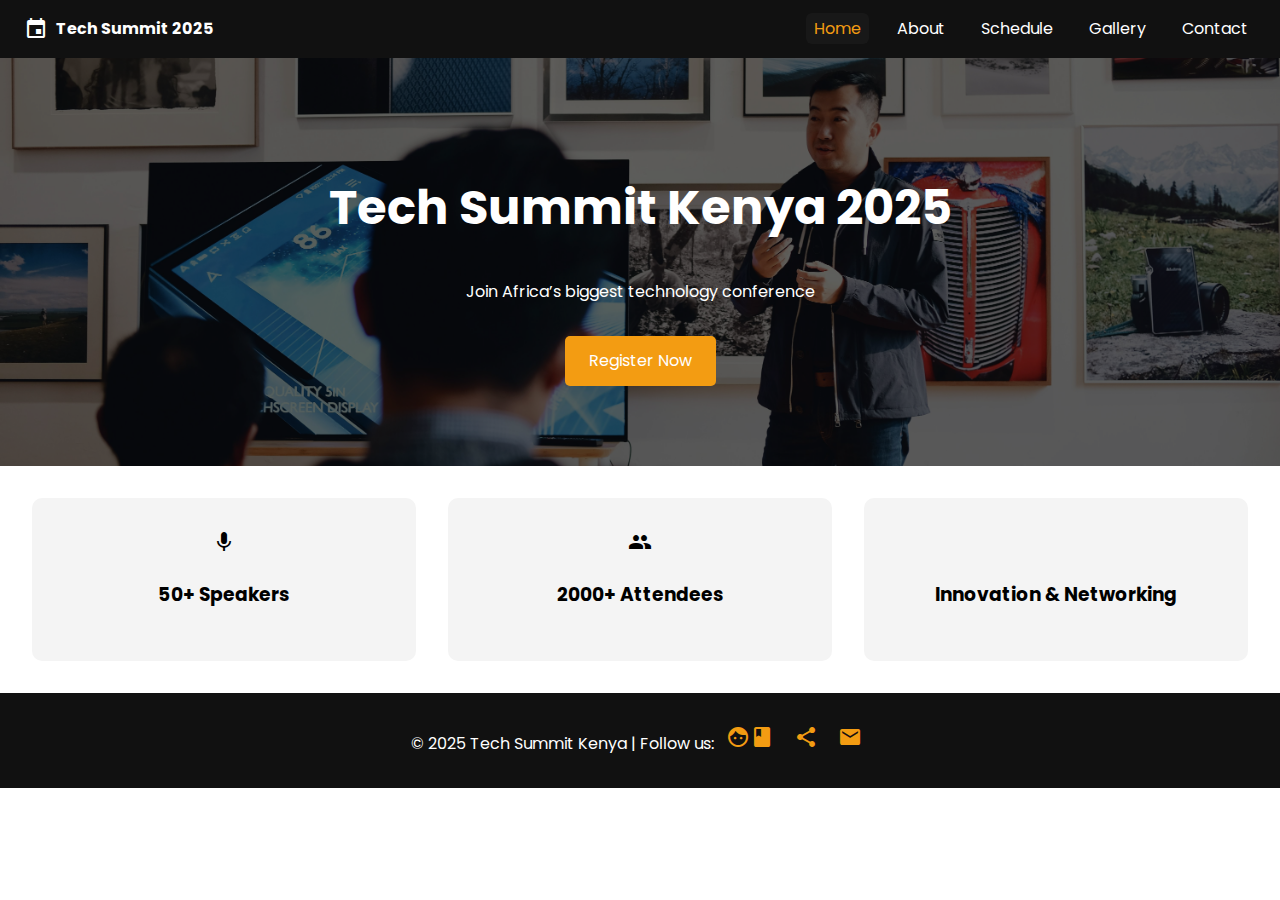
<file: index.html>
<!DOCTYPE html>
<html lang="en">
  <head>
    <meta charset="UTF-8" />
    <meta name="viewport" content="width=device-width, initial-scale=1.0" />
    <title>Tech Summit Kenya 2025</title>

    <!-- Google Fonts -->
    <link
      href="https://fonts.googleapis.com/css2?family=Poppins:wght@300;500;700&display=swap"
      rel="stylesheet"
    />

    <!-- Google Material Icons -->
    <link
      href="https://fonts.googleapis.com/icon?family=Material+Icons"
      rel="stylesheet"
    />

    <!-- CSS -->
    <link rel="stylesheet" href="css/style.css" />
  </head>
  <body>
    <!-- Header -->
    <header>
      <div class="logo">
        <span class="material-icons" aria-hidden="true">event</span>
        Tech Summit 2025
      </div>

      <!-- Mobile menu button -->
      <button
        id="menu-toggle"
        class="menu-toggle"
        aria-label="Open menu"
        aria-expanded="false"
      >
        <span class="material-icons" aria-hidden="true">menu</span>
      </button>

      <!-- Nav -->
      <nav id="navbar" class="nav" aria-hidden="true">
        <ul>
          <li><a href="index.html" class="active">Home</a></li>
          <li><a href="about.html">About</a></li>
          <li><a href="schedule.html">Schedule</a></li>
          <li><a href="gallery.html">Gallery</a></li>
          <li><a href="contact.html">Contact</a></li>
        </ul>
      </nav>

      <!-- dark overlay that sits behind the sidebar -->
      <div id="nav-overlay" class="nav-overlay" aria-hidden="true"></div>
    </header>

    <!-- Hero Section -->
    <section class="hero">
      <h1>Tech Summit Kenya 2025</h1>
      <p>Join Africa’s biggest technology conference</p>
      <div id="countdown"></div>
      <a href="contact.html" class="btn">Register Now</a>
    </section>

    <!-- Highlights -->
    <main>
      <section class="highlights">
        <div class="card">
          <span class="material-icons">mic</span>
          <h3>50+ Speakers</h3>
        </div>
        <div class="card">
          <span class="material-icons">people</span>
          <h3>2000+ Attendees</h3>
        </div>
        <div class="card">
          <span class="material-icons">emoji_objects</span>
          <h3>Innovation & Networking</h3>
        </div>
      </section>
    </main>

    <!-- Footer -->
    <footer>
      <p>
        &copy; 2025 Tech Summit Kenya | Follow us:
        <a href="#"><span class="material-icons">facebook</span></a>
        <a href="#"><span class="material-icons">share</span></a>
        <a href="#"><span class="material-icons">email</span></a>
      </p>
    </footer>

    <!-- Scripts -->
    <script src="js/countdown.js"></script>
    <script src="js/main.js"></script>
  </body>
</html>
</file>
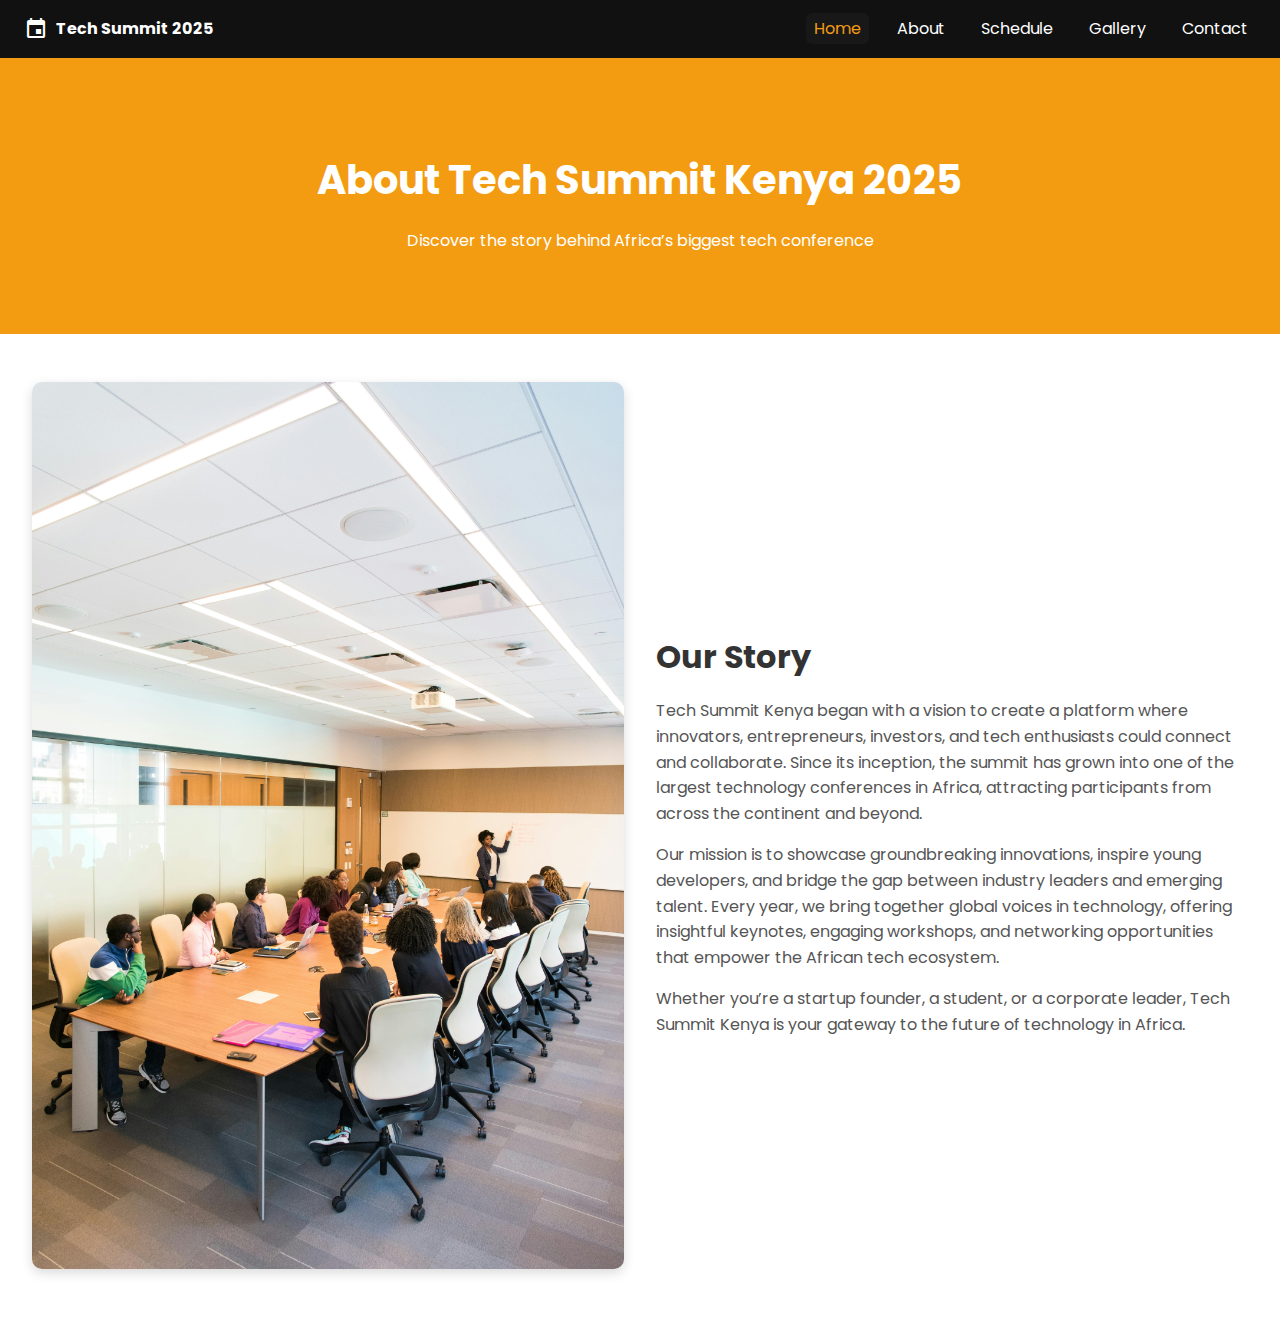
<file: about.html>
<!DOCTYPE html>
<html lang="en">
  <head>
    <meta charset="UTF-8" />
    <meta name="viewport" content="width=device-width, initial-scale=1.0" />
    <title>About - Tech Summit Kenya 2025</title>

    <!-- Google Fonts -->
    <link
      href="https://fonts.googleapis.com/css2?family=Poppins:wght@300;500;700&display=swap"
      rel="stylesheet"
    />

    <!-- Google Material Icons -->
    <link
      href="https://fonts.googleapis.com/icon?family=Material+Icons"
      rel="stylesheet"
    />

    <!-- CSS -->
    <link rel="stylesheet" href="css/style.css" />
  </head>
  <body>
    <!-- Header -->
    <header>
      <div class="logo">
        <span class="material-icons" aria-hidden="true">event</span>
        Tech Summit 2025
      </div>

      <!-- Mobile menu button -->
      <button
        id="menu-toggle"
        class="menu-toggle"
        aria-label="Open menu"
        aria-expanded="false"
      >
        <span class="material-icons" aria-hidden="true">menu</span>
      </button>

      <!-- Nav -->
      <nav id="navbar" class="nav" aria-hidden="true">
        <ul>
          <li><a href="index.html" class="active">Home</a></li>
          <li><a href="about.html">About</a></li>
          <li><a href="schedule.html">Schedule</a></li>
          <li><a href="gallery.html">Gallery</a></li>
          <li><a href="contact.html">Contact</a></li>
        </ul>
      </nav>

      <!-- dark overlay that sits behind the sidebar -->
      <div id="nav-overlay" class="nav-overlay" aria-hidden="true"></div>
    </header>

    <!-- About Hero -->
    <section class="page-hero">
      <h1>About Tech Summit Kenya 2025</h1>
      <p>Discover the story behind Africa’s biggest tech conference</p>
    </section>

    <!-- Story Section -->
    <main>
      <section class="about-section">
        <div class="about-photo">
          <img
            src="images/about-us.jpg"
            alt="People networking at Tech Summit"
          />
        </div>
        <div class="about-text">
          <div>
            <h2>Our Story</h2>
            <p>
              Tech Summit Kenya began with a vision to create a platform where
              innovators, entrepreneurs, investors, and tech enthusiasts could
              connect and collaborate. Since its inception, the summit has grown
              into one of the largest technology conferences in Africa,
              attracting participants from across the continent and beyond.
            </p>
            <p>
              Our mission is to showcase groundbreaking innovations, inspire
              young developers, and bridge the gap between industry leaders and
              emerging talent. Every year, we bring together global voices in
              technology, offering insightful keynotes, engaging workshops, and
              networking opportunities that empower the African tech ecosystem.
            </p>
            <p>
              Whether you’re a startup founder, a student, or a corporate
              leader, Tech Summit Kenya is your gateway to the future of
              technology in Africa.
            </p>
          </div>
        </div>
      </section>
    </main>
    <script src="js/main.js"></script>
  </body>
</html>
</file>
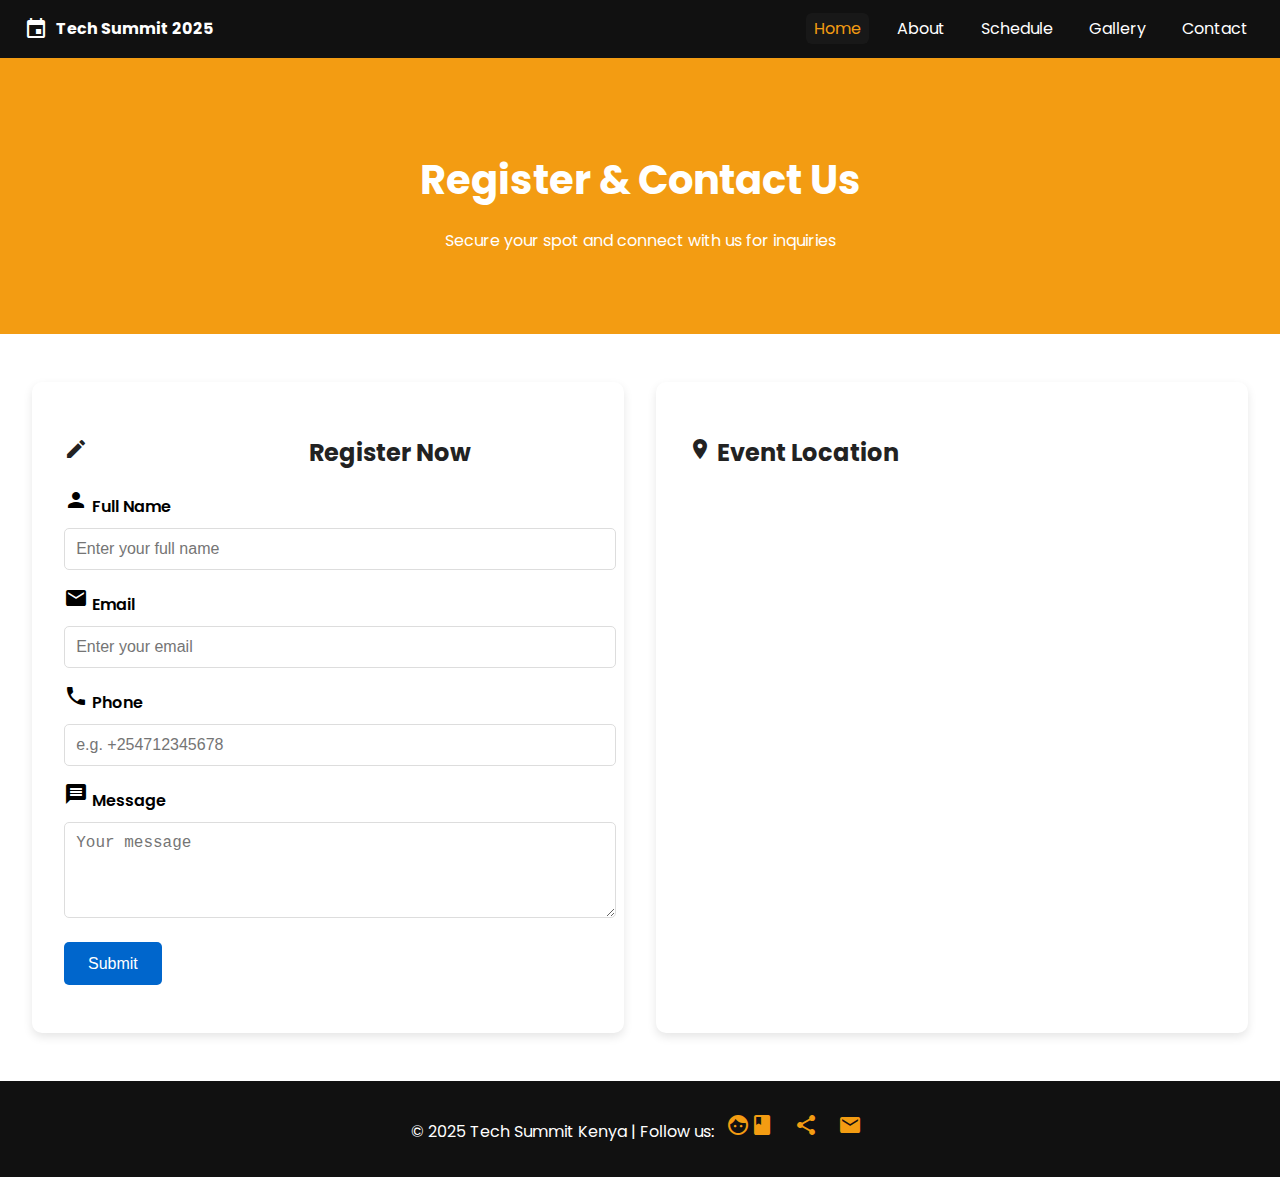
<file: contact.html>
<!DOCTYPE html>
<html lang="en">
  <head>
    <meta charset="UTF-8" />
    <meta name="viewport" content="width=device-width, initial-scale=1.0" />
    <title>Contact - Tech Summit Kenya 2025</title>

    <!-- Google Fonts -->
    <link
      href="https://fonts.googleapis.com/css2?family=Poppins:wght@300;500;700&display=swap"
      rel="stylesheet"
    />

    <!-- Google Material Icons -->
    <link
      href="https://fonts.googleapis.com/icon?family=Material+Icons"
      rel="stylesheet"
    />

    <!-- CSS -->
    <link rel="stylesheet" href="css/style.css" />
  </head>
  <body>
    <!-- Header -->
    <header>
      <div class="logo">
        <span class="material-icons" aria-hidden="true">event</span>
        Tech Summit 2025
      </div>

      <!-- Mobile menu button -->
      <button
        id="menu-toggle"
        class="menu-toggle"
        aria-label="Open menu"
        aria-expanded="false"
      >
        <span class="material-icons" aria-hidden="true">menu</span>
      </button>

      <!-- Nav -->
      <nav id="navbar" class="nav" aria-hidden="true">
        <ul>
          <li><a href="index.html" class="active">Home</a></li>
          <li><a href="about.html">About</a></li>
          <li><a href="schedule.html">Schedule</a></li>
          <li><a href="gallery.html">Gallery</a></li>
          <li><a href="contact.html">Contact</a></li>
        </ul>
      </nav>

      <!-- dark overlay that sits behind the sidebar -->
      <div id="nav-overlay" class="nav-overlay" aria-hidden="true"></div>
    </header>

    <!-- Page Hero -->
    <section class="page-hero">
      <h1>Register & Contact Us</h1>
      <p>Secure your spot and connect with us for inquiries</p>
    </section>

    <!-- Contact Form & Map -->
    <main>
      <section class="contact-section">
        <div class="contact-form">
          <h2>
            <span class="material-icons">edit_calendar</span> Register Now
          </h2>
          <form id="registerForm" novalidate>
            <!-- Full Name -->
            <label for="name"
              ><span class="material-icons">person</span> Full Name</label
            >
            <input
              type="text"
              id="name"
              name="name"
              placeholder="Enter your full name"
              required
            />

            <!-- Email -->
            <label for="email"
              ><span class="material-icons">email</span> Email</label
            >
            <input
              type="email"
              id="email"
              name="email"
              placeholder="Enter your email"
              required
            />

            <!-- Phone -->
            <label for="phone"
              ><span class="material-icons">call</span> Phone</label
            >
            <input
              type="tel"
              id="phone"
              name="phone"
              placeholder="e.g. +254712345678"
              required
            />

            <!-- Message -->
            <label for="message"
              ><span class="material-icons">message</span> Message</label
            >
            <textarea
              id="message"
              name="message"
              rows="4"
              placeholder="Your message"
            ></textarea>

            <button type="submit" class="btn">Submit</button>
            <p id="formMessage"></p>
          </form>
        </div>

        <div class="contact-map">
          <h2>
            <span class="material-icons">location_on</span> Event Location
          </h2>
          <!-- Google Maps Embed -->
          <iframe
            src="https://www.google.com/maps/embed?pb=!1m18!1m12!1m3!1d1994.2453304727316!2d36.82194641567813!3d-1.292065136003292!2m3!1f0!2f0!3f0!3m2!1i1024!2i768!4f13.1!3m3!1m2!1s0x182f10d434d0a7f7%3A0x91bb6b077d1c4957!2sNairobi%20CBD!5e0!3m2!1sen!2ske!4v1698247318824!5m2!1sen!2ske"
            width="100%"
            height="300"
            style="border: 0"
            allowfullscreen=""
            loading="lazy"
          >
          </iframe>
        </div>
      </section>
    </main>

    <!-- Footer -->
    <footer>
      <p>
        &copy; 2025 Tech Summit Kenya | Follow us:
        <a href="#"><span class="material-icons">facebook</span></a>
        <a href="#"><span class="material-icons">share</span></a>
        <a href="#"><span class="material-icons">email</span></a>
      </p>
    </footer>

    <!-- JavaScript -->
    <script src="js/main.js"></script>
  </body>
</html>
</file>
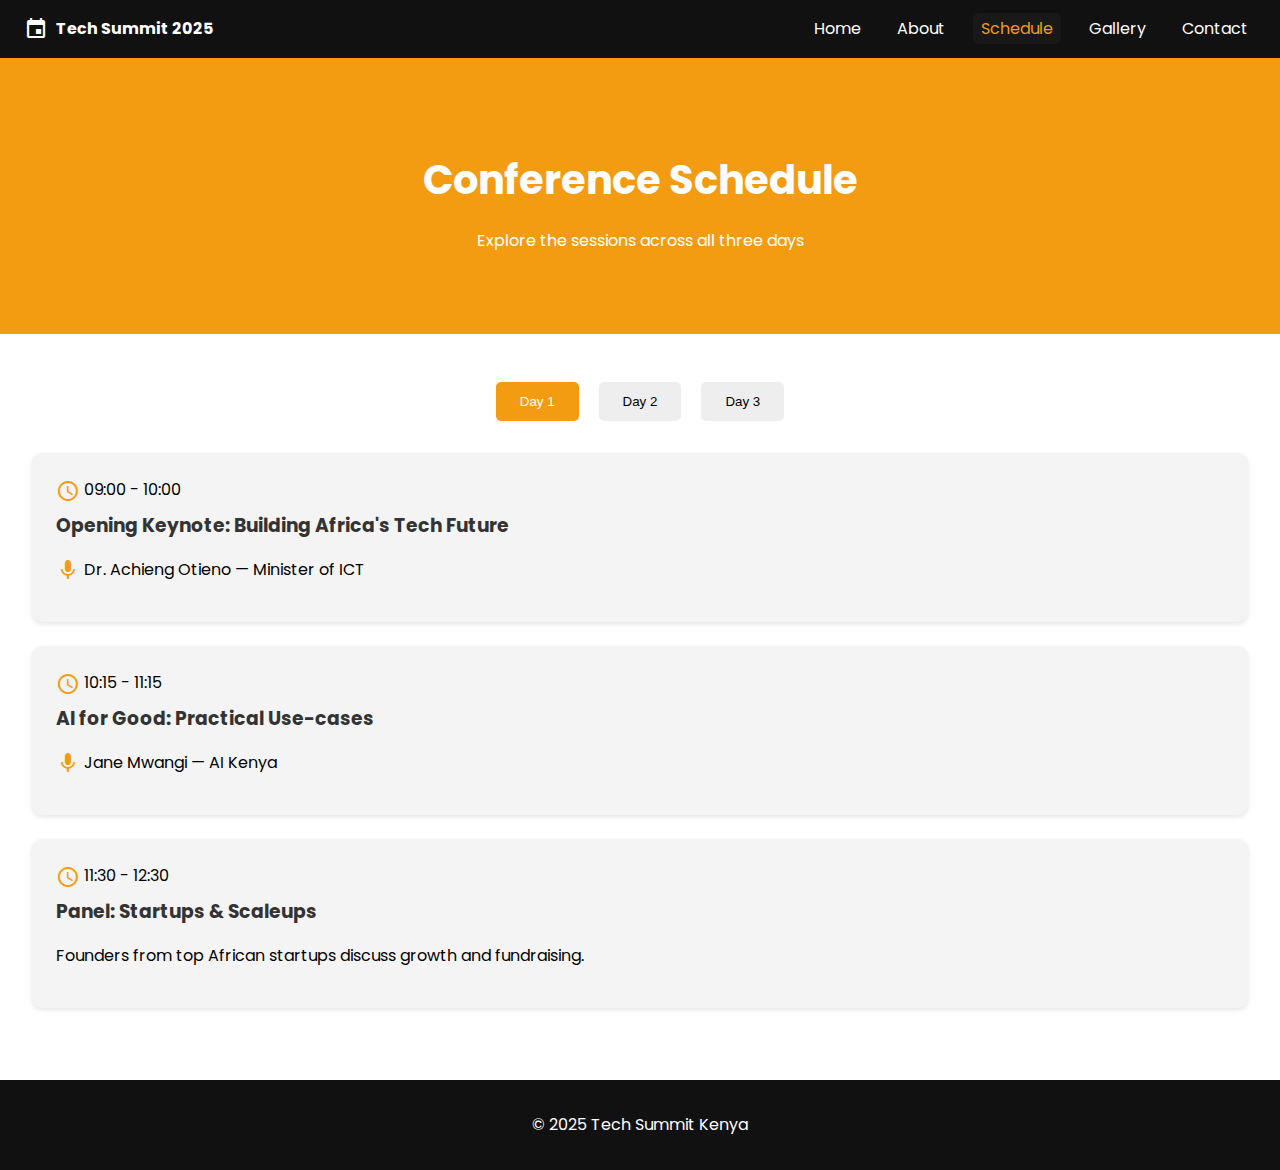
<file: schedule.html>
<!DOCTYPE html>
<html lang="en">
  <head>
    <meta charset="utf-8" />
    <meta name="viewport" content="width=device-width, initial-scale=1" />
    <title>Schedule - Tech Summit Kenya 2025</title>

    <!-- Fonts & Icons -->
    <link
      href="https://fonts.googleapis.com/css2?family=Poppins:wght@300;500;700&display=swap"
      rel="stylesheet"
    />
    <link
      href="https://fonts.googleapis.com/icon?family=Material+Icons"
      rel="stylesheet"
    />

    <!-- CSS -->
    <link rel="stylesheet" href="css/style.css" />
  </head>
  <body>
    <!-- Header (keeps mobile nav) -->
    <header>
      <div class="logo">
        <span class="material-icons" aria-hidden="true">event</span>
        Tech Summit 2025
      </div>

      <!-- Mobile menu button -->
      <button
        id="menu-toggle"
        class="menu-toggle"
        aria-label="Open menu"
        aria-expanded="false"
      >
        <span class="material-icons" aria-hidden="true">menu</span>
      </button>

      <!-- Nav -->
      <nav id="navbar" class="nav" aria-hidden="true">
        <ul>
          <li><a href="index.html">Home</a></li>
          <li><a href="about.html">About</a></li>
          <li><a href="schedule.html" class="active">Schedule</a></li>
          <li><a href="gallery.html">Gallery</a></li>
          <li><a href="contact.html">Contact</a></li>
        </ul>
      </nav>

      <!-- overlay -->
      <div id="nav-overlay" class="nav-overlay" aria-hidden="true"></div>
    </header>

    <!-- Page Hero -->
    <section class="page-hero">
      <h1>Conference Schedule</h1>
      <p>Explore the sessions across all three days</p>
    </section>

    <!-- Schedule Tabs -->
    <main>
      <section class="schedule">
        <!-- Tab Buttons -->
        <div class="tabs" role="tablist" aria-label="Schedule days">
          <button
            class="tab-btn active"
            data-day="day1"
            role="tab"
            aria-selected="true"
          >
            Day 1
          </button>
          <button
            class="tab-btn"
            data-day="day2"
            role="tab"
            aria-selected="false"
          >
            Day 2
          </button>
          <button
            class="tab-btn"
            data-day="day3"
            role="tab"
            aria-selected="false"
          >
            Day 3
          </button>
        </div>

        <!-- Tab Content -->
        <div class="tab-content">
          <!-- Day 1 -->
          <div
            id="day1"
            class="tab-panel active"
            role="tabpanel"
            aria-hidden="false"
          >
            <article class="session">
              <div class="session-meta">
                <span class="material-icons">access_time</span> 09:00 - 10:00
              </div>
              <h3>Opening Keynote: Building Africa's Tech Future</h3>
              <p>
                <span class="material-icons">mic</span> Dr. Achieng Otieno —
                Minister of ICT
              </p>
            </article>

            <article class="session">
              <div class="session-meta">
                <span class="material-icons">access_time</span> 10:15 - 11:15
              </div>
              <h3>AI for Good: Practical Use-cases</h3>
              <p>
                <span class="material-icons">mic</span> Jane Mwangi — AI Kenya
              </p>
            </article>

            <article class="session">
              <div class="session-meta">
                <span class="material-icons">access_time</span> 11:30 - 12:30
              </div>
              <h3>Panel: Startups & Scaleups</h3>
              <p>
                Founders from top African startups discuss growth and
                fundraising.
              </p>
            </article>
          </div>

          <!-- Day 2 -->
          <div id="day2" class="tab-panel" role="tabpanel" aria-hidden="true">
            <article class="session">
              <div class="session-meta">
                <span class="material-icons">access_time</span> 09:00 - 10:30
              </div>
              <h3>Blockchain & Finance</h3>
              <p>
                <span class="material-icons">mic</span> Ahmed Ali — FinTech Hub
              </p>
            </article>

            <article class="session">
              <div class="session-meta">
                <span class="material-icons">access_time</span> 10:45 - 12:00
              </div>
              <h3>Hands-on Workshop: Deploying Scalable APIs</h3>
              <p>Practical session — bring a laptop.</p>
            </article>

            <article class="session">
              <div class="session-meta">
                <span class="material-icons">access_time</span> 14:00 - 15:30
              </div>
              <h3>Women in Tech: Leadership Panel</h3>
              <p>Industry leaders discuss inclusion and hiring pipelines.</p>
            </article>
          </div>

          <!-- Day 3 -->
          <div id="day3" class="tab-panel" role="tabpanel" aria-hidden="true">
            <article class="session">
              <div class="session-meta">
                <span class="material-icons">access_time</span> 09:00 - 11:00
              </div>
              <h3>Startup Pitch Competition</h3>
              <p>Top teams present to a panel of investors.</p>
            </article>

            <article class="session">
              <div class="session-meta">
                <span class="material-icons">access_time</span> 11:30 - 12:30
              </div>
              <h3>Closing Keynote & Awards</h3>
              <p>Final remarks and awards ceremony.</p>
            </article>
          </div>
        </div>
      </section>
    </main>

    <!-- Footer -->
    <footer>
      <p>&copy; 2025 Tech Summit Kenya</p>
    </footer>

    <!-- External scripts (ensure these paths are correct) -->
    <script src="js/main.js"></script>

    <!-- Defensive inline tab init: only runs if no one initialized it yet -->
    <script>
      (function () {
        if (window.__scheduleTabsInitialized) return;
        const tabBtns = document.querySelectorAll(".tab-btn");
        const tabPanels = document.querySelectorAll(".tab-panel");
        if (!tabBtns.length || !tabPanels.length) return;

        tabBtns.forEach((btn) => {
          btn.addEventListener("click", () => {
            // update buttons
            tabBtns.forEach((b) => {
              b.classList.remove("active");
              b.setAttribute("aria-selected", "false");
            });
            // update panels
            tabPanels.forEach((p) => {
              p.classList.remove("active");
              p.setAttribute("aria-hidden", "true");
            });

            // activate
            btn.classList.add("active");
            btn.setAttribute("aria-selected", "true");
            const panel = document.getElementById(btn.dataset.day);
            if (panel) {
              panel.classList.add("active");
              panel.setAttribute("aria-hidden", "false");
            }
          });
        });

        window.__scheduleTabsInitialized = true;
      })();
    </script>
  </body>
</html>
</file>
<file: css/style.css>
/* Google font applied */

body {
  font-family: "Poppins", sans-serif;
  margin: 0;
  padding: 0;
  line-height: 1.6;
}

/* header base */
header {
  display: flex;
  align-items: center;
  justify-content: space-between;
  padding: 1rem 1.5rem;
  background: #111;
  color: #fff;
  position: relative;
  z-index: 2000;
}
.logo {
  display: flex;
  align-items: center;
  gap: 0.5rem;
  font-weight: 700;
}

/* desktop nav */
.nav {
  display: block;
}
.nav ul {
  list-style: none;
  display: flex;
  gap: 1.25rem;
  margin: 0;
  padding: 0;
  align-items: center;
}
.nav a {
  color: #fff;
  text-decoration: none;
  padding: 0.25rem 0.5rem;
  border-radius: 6px;
}
.nav a:hover,
.nav a.active {
  color: #f39c12;
  background: rgba(255, 255, 255, 0.03);
}

/* hamburger (hidden on desktop) */
.menu-toggle {
  display: none;
  background: transparent;
  border: 0;
  color: #fff;
  font-size: 1.9rem;
  cursor: pointer;
  align-items: center;
}

/* overlay & off-canvas nav for mobile */
.nav-overlay {
  display: none;
  position: fixed;
  inset: 0;
  background: rgba(0, 0, 0, 0.45);
  opacity: 0;
  transition: opacity 0.28s ease;
  pointer-events: none;
  z-index: 1500;
}

/* small screens */
@media (max-width: 900px) {
  /* show hamburger */
  .menu-toggle {
    display: flex;
  }

  /* hide regular nav in flow (we'll use an off-canvas panel) */
  .nav {
    display: block;
    position: fixed;
    top: 0;
    right: 0;
    height: 100vh;
    width: 86vw;
    max-width: 340px;
    transform: translateX(100%);
    background: #111;
    padding-top: 4.25rem;
    transition: transform 0.28s ease;
    z-index: 1600;
    overflow-y: auto;
  }

  .nav ul {
    flex-direction: column;
    gap: 1.25rem;
    padding-left: 1.25rem;
  }

  /* active state for nav (when open) */
  .nav.active {
    transform: translateX(0);
  }

  /* overlay active */
  .nav-overlay.active {
    display: block;
    pointer-events: auto;
    opacity: 1;
  }
}

.hero {
  background: linear-gradient(rgba(0, 0, 0, 0.6), rgba(0, 0, 0, 0.6)),
    url("../images/hero.jpg") center/cover no-repeat;
  color: #fff;
  text-align: center;
  padding: 5rem 2rem;
}

.hero h1 {
  font-size: 3rem;
}

.hero .btn {
  display: inline-block;
  background: #f39c12;
  color: #fff;
  padding: 0.75rem 1.5rem;
  margin-top: 1rem;
  border-radius: 5px;
  text-decoration: none;
  transition: 0.3s;
}

.hero .btn:hover {
  background: #d35400;
}

.highlights {
  display: flex;
  justify-content: center;
  gap: 2rem;
  padding: 2rem;
}

.highlights .card {
  background: #f4f4f4;
  padding: 2rem;
  border-radius: 10px;
  text-align: center;
  flex: 1;
}

footer {
  background: #111;
  color: #fff;
  text-align: center;
  padding: 1rem;
}

footer a {
  color: #f39c12;
  margin: 0 0.5rem;
}

/* Page hero for About */
.page-hero {
  background: #f39c12;
  color: #fff;
  text-align: center;
  padding: 4rem 2rem;
}

.page-hero h1 {
  font-size: 2.5rem;
  margin-bottom: 0.5rem;
}

/* About section */
.about-section {
  display: flex;
  align-items: center;
  justify-content: center;
  padding: 3rem 2rem;
  gap: 2rem;
  flex-wrap: wrap; /* allows stacking on small screens */
}

.about-photo {
  flex: 1;
  min-width: 300px;
}

.about-photo img {
  width: 100%;
  border-radius: 10px;
  box-shadow: 0 4px 12px rgba(0, 0, 0, 0.15);
}

.about-text {
  flex: 1;
  min-width: 300px;
}

.about-text h2 {
  margin-bottom: 1rem;
  font-size: 2rem;
  color: #333;
}

.about-text p {
  margin-bottom: 1rem;
  line-height: 1.6;
  color: #555;
}

/* Partners */
.partners {
  background: #f4f4f4;
  padding: 3rem 2rem;
  text-align: center;
}

.partner-grid {
  display: grid;
  grid-template-columns: repeat(auto-fit, minmax(200px, 1fr));
  gap: 2rem;
  margin-top: 2rem;
}

.partner-card {
  background: #fff;
  padding: 2rem;
  border-radius: 10px;
  box-shadow: 0 2px 5px rgba(0, 0, 0, 0.1);
}

.partner-card span {
  font-size: 2.5rem;
  color: #f39c12;
}

/* Schedule Section */
.schedule {
  padding: 3rem 2rem;
}

/* Tabs */
.tabs {
  text-align: center;
  margin-bottom: 2rem;
}

.tab-btn {
  background: #eee;
  border: none;
  padding: 0.75rem 1.5rem;
  margin: 0 0.5rem;
  border-radius: 5px;
  cursor: pointer;
  transition: background 0.3s;
}

.tab-btn.active,
.tab-btn:hover {
  background: #f39c12;
  color: #fff;
}

/* Tab Panels */
.tab-panel {
  display: none;
}

.tab-panel.active {
  display: block;
}

/* Session Cards */
.session {
  background: #f4f4f4;
  margin-bottom: 1.5rem;
  padding: 1.5rem;
  border-radius: 10px;
  box-shadow: 0 2px 5px rgba(0, 0, 0, 0.1);
}

.session h3 {
  margin: 0.5rem 0;
  color: #333;
}

.session span {
  color: #f39c12;
  vertical-align: middle;
}

/* ===================
   Gallery Page
=================== */
.gallery {
  padding: 3rem 2rem;
  text-align: center;
}

.gallery-grid {
  display: grid;
  grid-template-columns: repeat(auto-fit, minmax(250px, 1fr));
  gap: 1rem;
}

.gallery-grid img {
  width: 100%;
  border-radius: 10px;
  cursor: pointer;
  transition: transform 0.3s;
}

.gallery-grid img:hover {
  transform: scale(1.05);
}

/* Lightbox Modal */
.lightbox {
  display: none; /* hidden by default */
  position: fixed;
  z-index: 9999;
  left: 0;
  top: 0;
  width: 100%;
  height: 100%;
  background: rgba(0, 0, 0, 0.8);
  justify-content: center;
  align-items: center;
}

.lightbox.active {
  display: flex;
}

.lightbox-img {
  max-width: 90%;
  max-height: 80%;
  border-radius: 10px;
  box-shadow: 0 4px 15px rgba(0, 0, 0, 0.5);
}

.close-btn {
  position: absolute;
  top: 20px;
  right: 30px;
  font-size: 2.5rem;
  color: #fff;
  cursor: pointer;
}

/* ===================
   Contact Page
=================== */
.contact-section {
  display: grid;
  grid-template-columns: 1fr 1fr;
  gap: 2rem;
  padding: 3rem 2rem;
}

.contact-form,
.contact-map {
  background: #fff;
  padding: 2rem;
  border-radius: 10px;
  box-shadow: 0 4px 10px rgba(0, 0, 0, 0.1);
}

.contact-form h2,
.contact-map h2 {
  margin-bottom: 1rem;
  color: #222;
}

.contact-form label {
  display: block;
  margin: 1rem 0 0.5rem;
  font-weight: 600;
}

.contact-form input,
.contact-form textarea {
  width: 100%;
  padding: 0.7rem;
  border: 1px solid #ddd;
  border-radius: 5px;
  font-size: 1rem;
}

.contact-form input:focus,
.contact-form textarea:focus {
  border-color: #0066cc;
  outline: none;
}

.contact-form .btn {
  margin-top: 1rem;
  padding: 0.8rem 1.5rem;
  background: #0066cc;
  color: #fff;
  border: none;
  border-radius: 5px;
  cursor: pointer;
  font-size: 1rem;
}

.contact-form .btn:hover {
  background: #004999;
}

#formMessage {
  margin-top: 1rem;
  font-weight: bold;
}

@media (max-width: 768px) {
  .contact-section {
    grid-template-columns: 1fr;
  }
}
</file>
